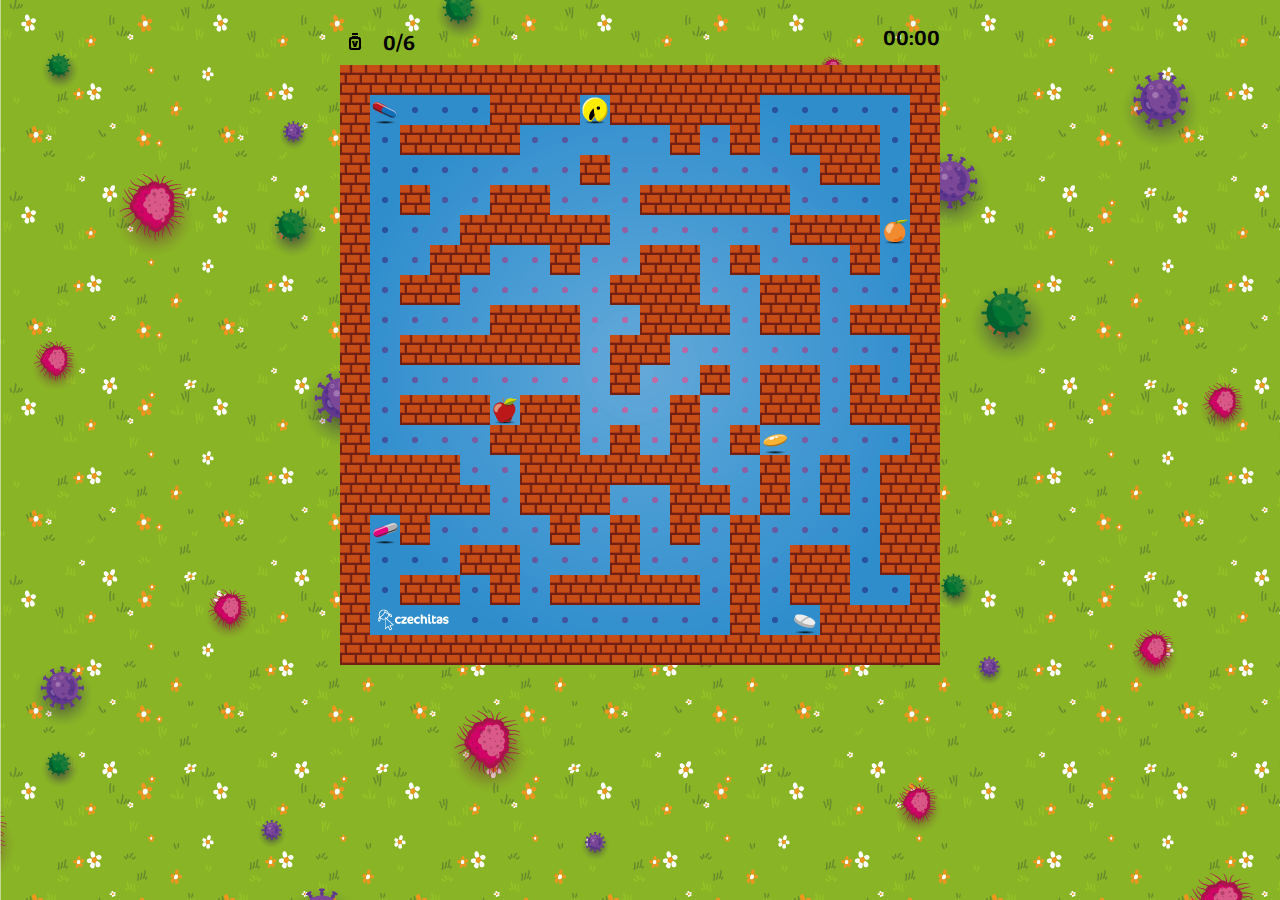
<file: Tutorial-pieces/IX/index.html>
<!DOCTYPE html>

<html>

<head lang="cs">
    <title>Moje hra</title>
    <meta charset="utf-8">
    <meta name="viewport" content="width=device-width">
    <link rel="stylesheet" type="text/css" href="style.css">
    <link href="https://fonts.googleapis.com/css?family=Bitter:400,700&display=swap&subset=latin-ext" rel="stylesheet">
</head>

<body>
    <header>
        <div>
            <img src="images/score.png" alt="score">
            <span id="score">0/6</span>
        </div>

        <div id="time">
            00:00
        </div>
    </header>

    <div id="game">
        <canvas id="canvas"></canvas>
    </div>

    <!--propojení s JavaScriptem-->
    <script src="script.js"></script>
</body>

</html>
</file>
<file: Tutorial-pieces/IX/style.css>
#canvas {
    /*Změna pozadí samotného canvasu*/
    background-image: url('images/inside.png');
}

#game {
    /*Umístění canvasu na střed stránky*/
    text-align: center;
}

body {
    /*Změna pozadí celé stránky*/
    background-image: url("images/outside.png");

    font-family: 'Bitter', serif;
    font-weight: 700;
}

header {
    display: flex;
    justify-content: space-between;
    align-items: center;
    width: 600px;
    margin: 20px auto 10px auto;
}

header img {
    margin-right: 10px;
}

#score, #time {
    font-size: 20px;
}
</file>
